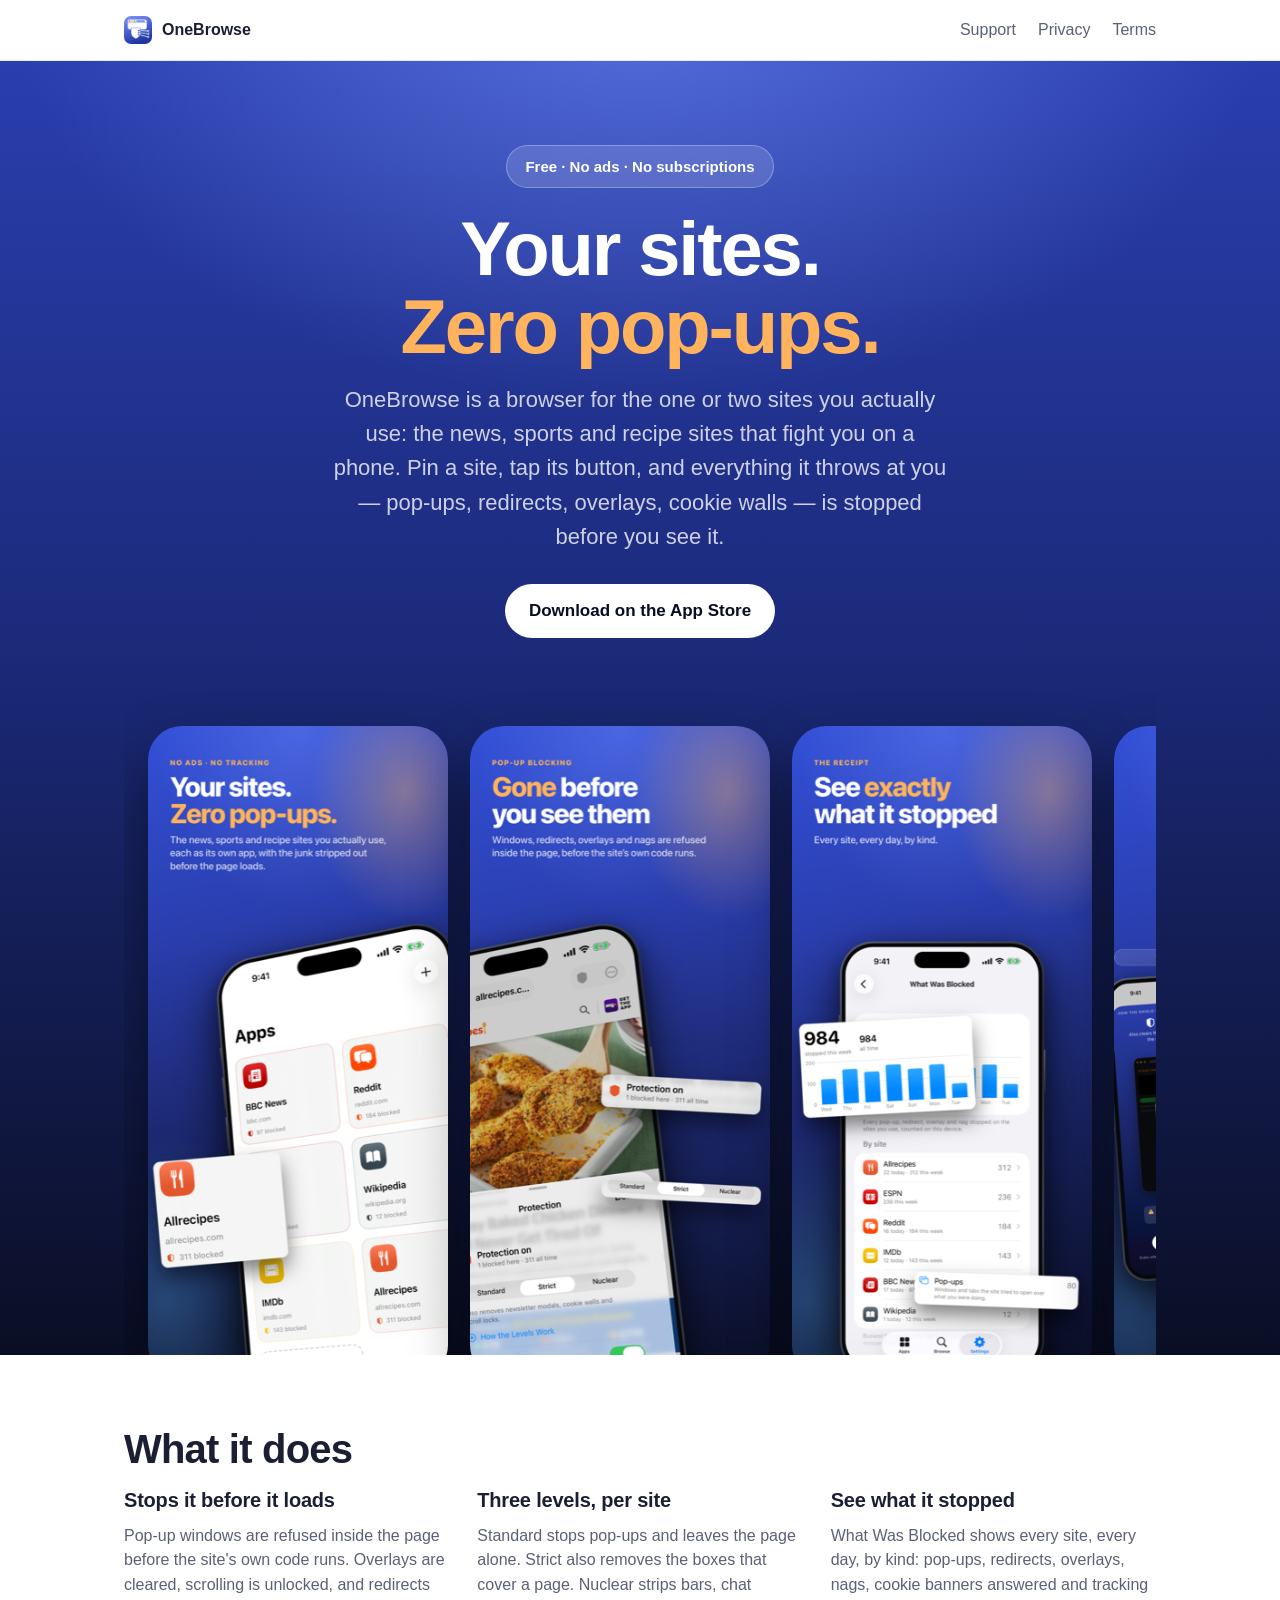
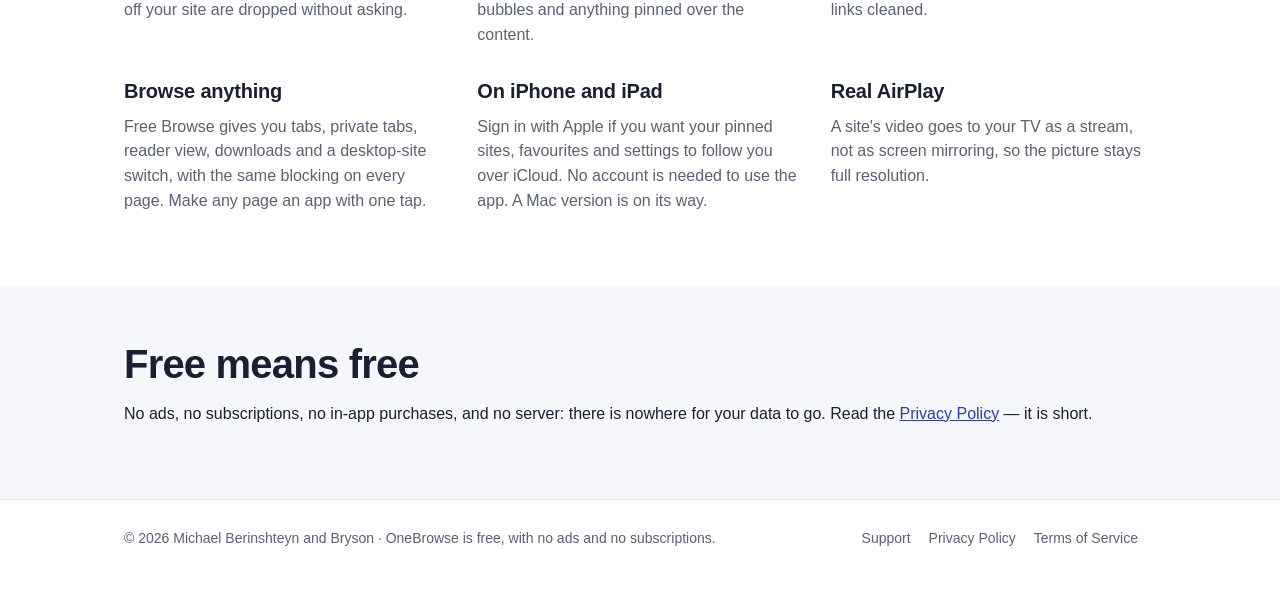
<file: docs/index.html>
<!doctype html>
<html lang="en">
<head>
<meta charset="utf-8">
<meta name="viewport" content="width=device-width, initial-scale=1">
<title>OneBrowse — your sites, without pop-ups</title>
<meta name="description" content="A free browser for the sites you actually use. Pop-ups, redirects and overlays stopped before you see them. No ads, no subscriptions.">
<link rel="icon" href="img/icon.png">
<link rel="apple-touch-icon" href="img/icon.png">
<link rel="stylesheet" href="style.css">
</head>
<body>
<header class="top"><div class="wrap">
  <a class="brand" href="index.html"><img src="img/icon.png" alt="">OneBrowse</a>
  <nav><a href="support.html">Support</a><a href="privacy.html">Privacy</a><a href="terms.html">Terms</a></nav>
</div></header>

<section class="hero"><div class="wrap">
  <div class="pill">Free · No ads · No subscriptions</div>
  <h1>Your sites. <span>Zero pop&#8209;ups.</span></h1>
  <p class="lead">OneBrowse is a browser for the one or two sites you actually use: the news, sports and recipe sites that fight you on a phone. Pin a site, tap its button, and everything it throws at you — pop-ups, redirects, overlays, cookie walls — is stopped before you see it.</p>
  <a class="cta" href="https://apps.apple.com/app/id6808476200">Download on the App Store</a>
  <div class="gallery"><div class="gallery-inner"><img src="img/frame-01.png" alt="OneBrowse screenshot 1" loading="lazy"><img src="img/frame-02.png" alt="OneBrowse screenshot 2" loading="lazy"><img src="img/frame-03.png" alt="OneBrowse screenshot 3" loading="lazy"><img src="img/frame-04.png" alt="OneBrowse screenshot 4" loading="lazy"><img src="img/frame-05.png" alt="OneBrowse screenshot 5" loading="lazy"><img src="img/frame-06.png" alt="OneBrowse screenshot 6" loading="lazy"></div></div>
</div></section>

<section class="features"><div class="wrap">
  <h2>What it does</h2>
  <div class="grid">
    <div class="card"><h3>Stops it before it loads</h3><p>Pop-up windows are refused inside the page before the site's own code runs. Overlays are cleared, scrolling is unlocked, and redirects off your site are dropped without asking.</p></div>
    <div class="card"><h3>Three levels, per site</h3><p>Standard stops pop-ups and leaves the page alone. Strict also removes the boxes that cover a page. Nuclear strips bars, chat bubbles and anything pinned over the content.</p></div>
    <div class="card"><h3>See what it stopped</h3><p>What Was Blocked shows every site, every day, by kind: pop-ups, redirects, overlays, nags, cookie banners answered and tracking links cleaned.</p></div>
    <div class="card"><h3>Browse anything</h3><p>Free Browse gives you tabs, private tabs, reader view, downloads and a desktop-site switch, with the same blocking on every page. Make any page an app with one tap.</p></div>
    <div class="card"><h3>On iPhone and iPad</h3><p>Sign in with Apple if you want your pinned sites, favourites and settings to follow you over iCloud. No account is needed to use the app. A Mac version is on its way.</p></div>
    <div class="card"><h3>Real AirPlay</h3><p>A site's video goes to your TV as a stream, not as screen mirroring, so the picture stays full resolution.</p></div>
  </div>
</div></section>

<section class="free"><div class="wrap">
  <h2>Free means free</h2>
  <p>No ads, no subscriptions, no in-app purchases, and no server: there is nowhere for your data to go. Read the <a href="privacy.html">Privacy Policy</a> — it is short.</p>
</div></section>

<footer><div class="wrap">
  <div>© 2026 Michael Berinshteyn and Bryson · OneBrowse is free, with no ads and no subscriptions.</div>
  <div><a href="support.html">Support</a><a href="privacy.html">Privacy Policy</a><a href="terms.html">Terms of Service</a></div>
</div></footer>
</body></html>
</file>
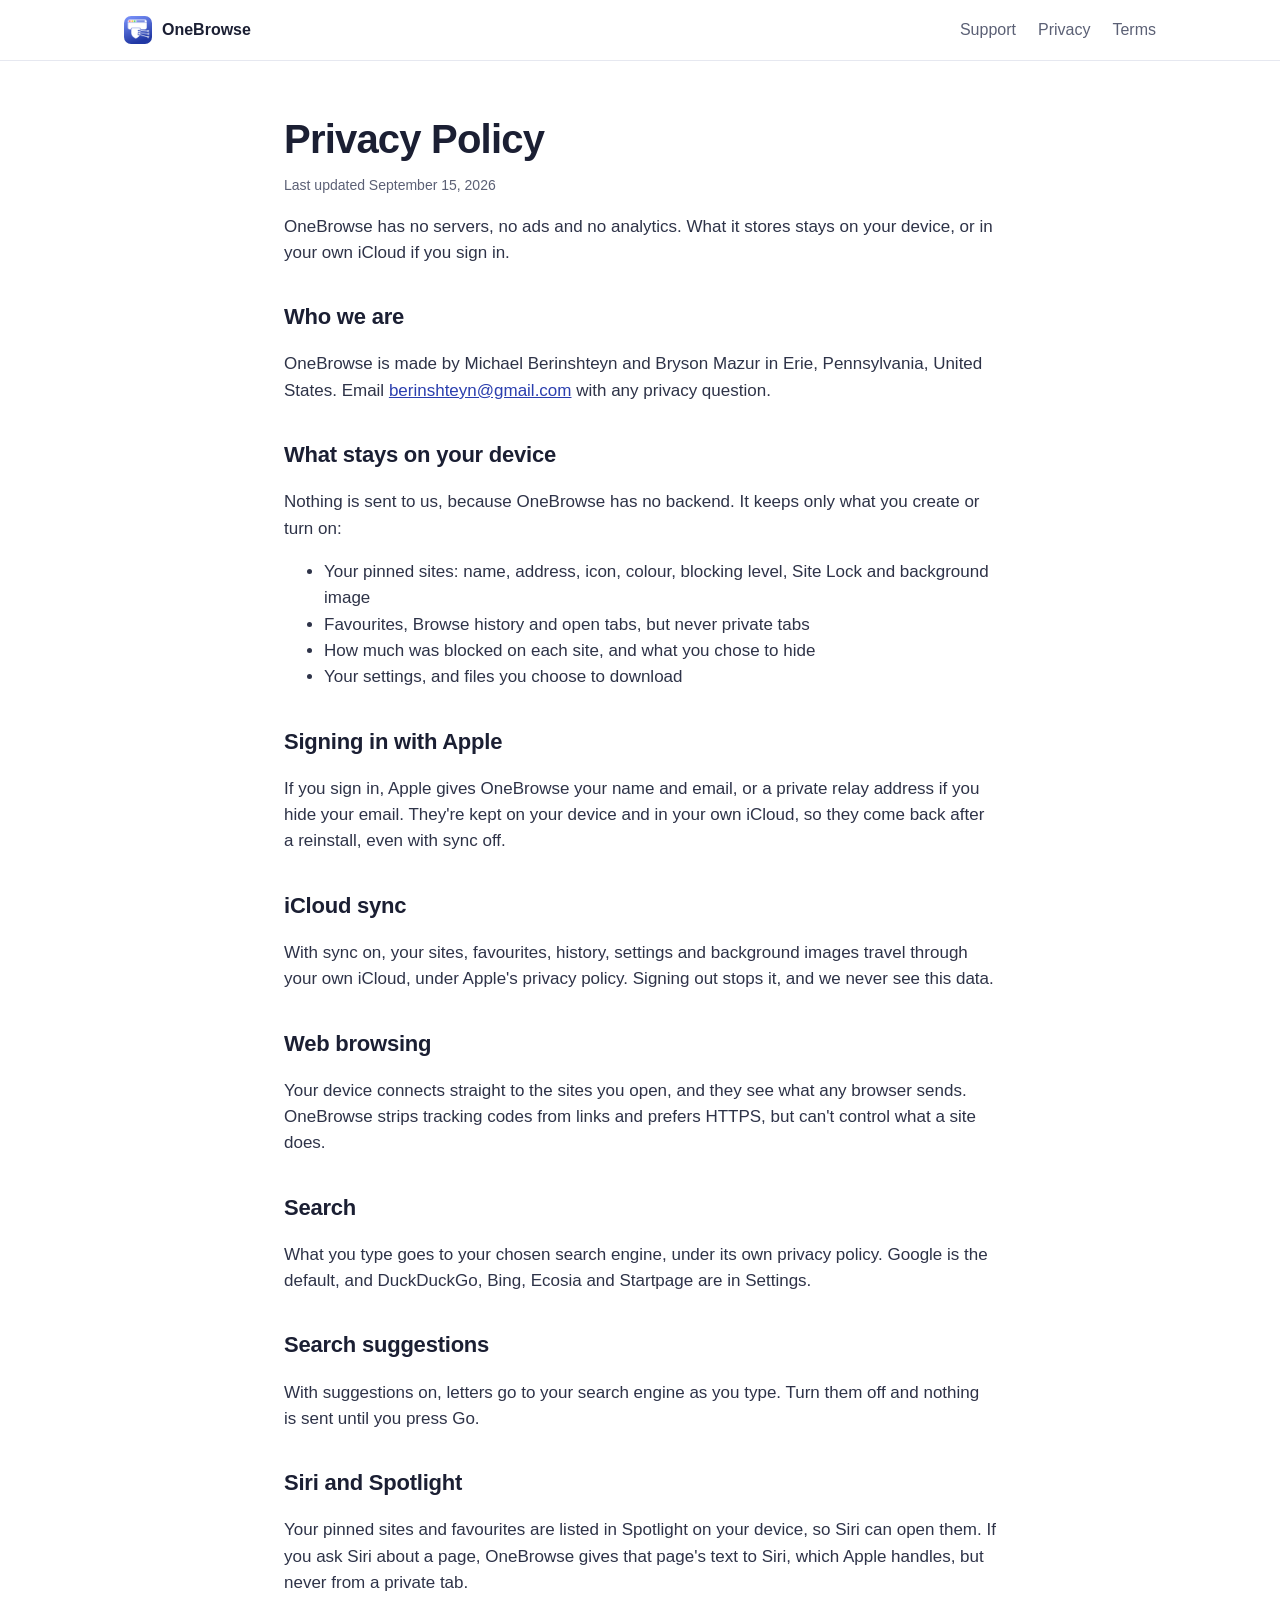
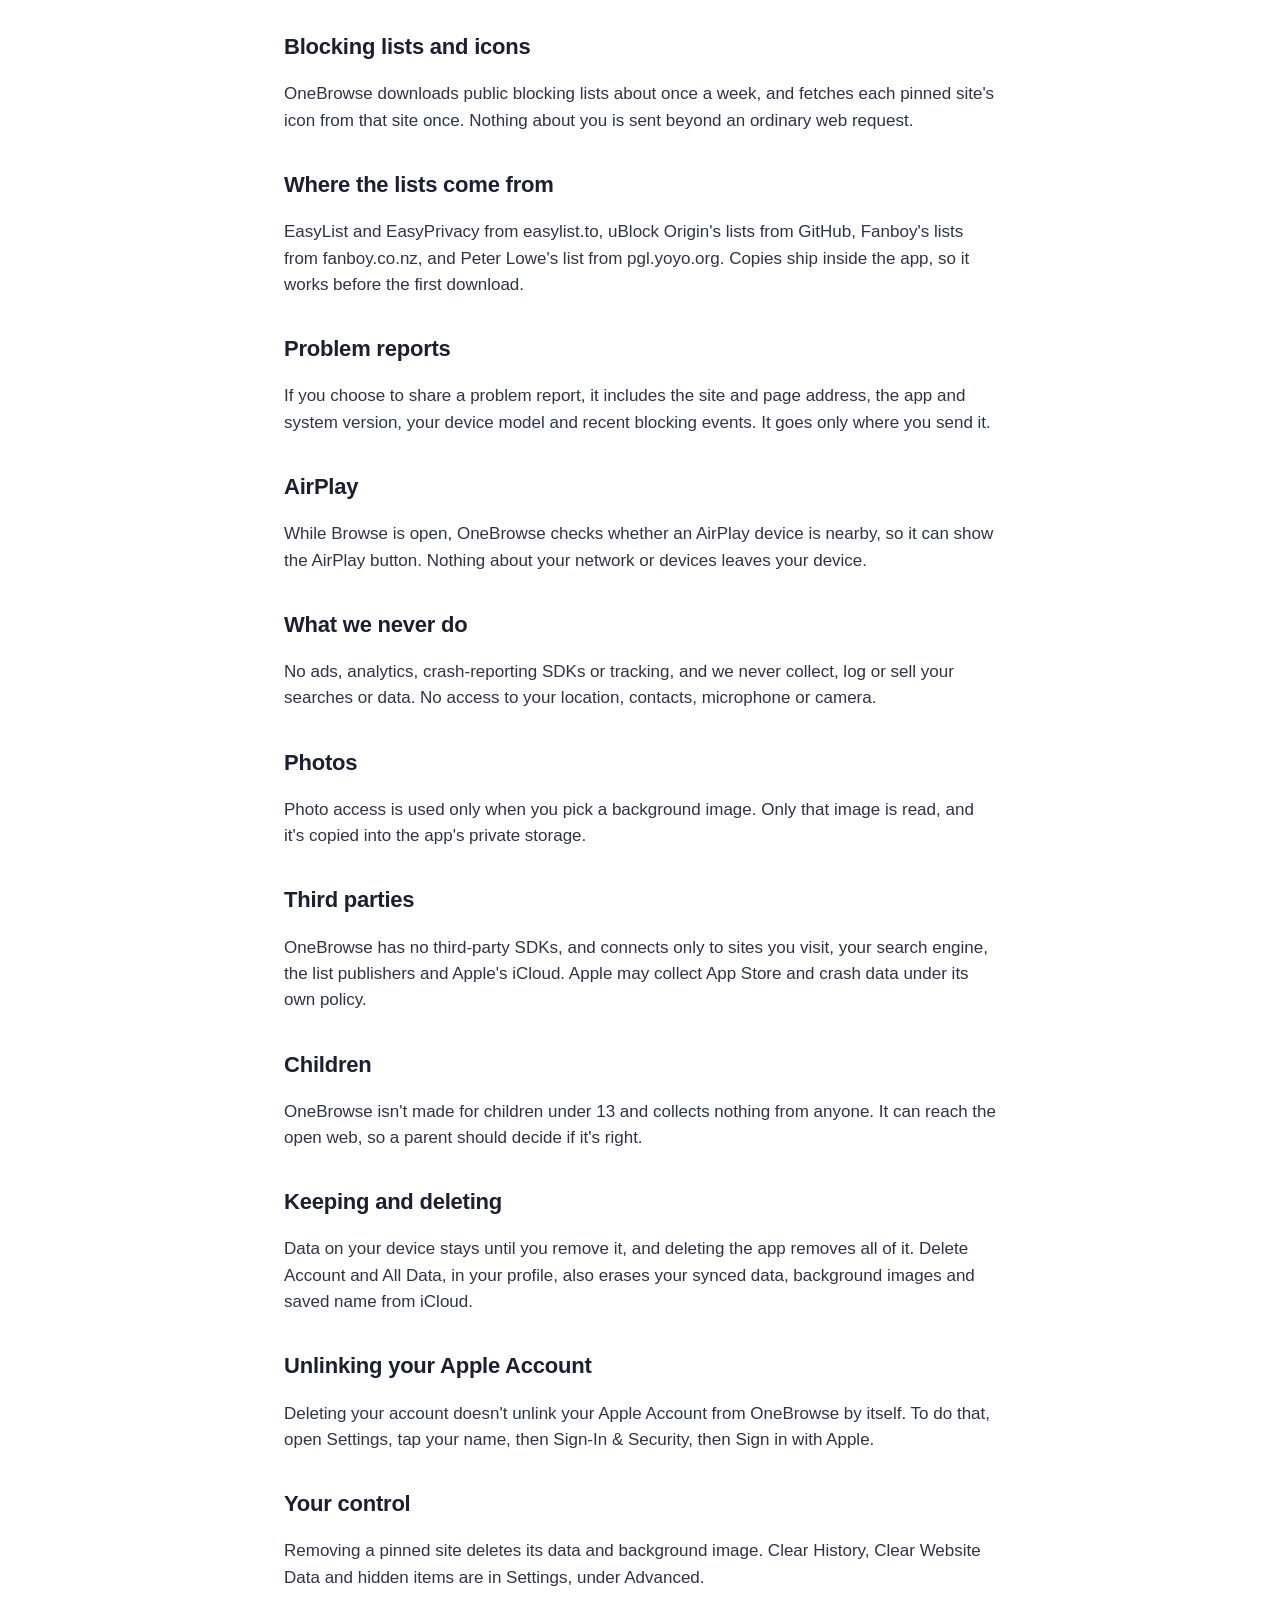
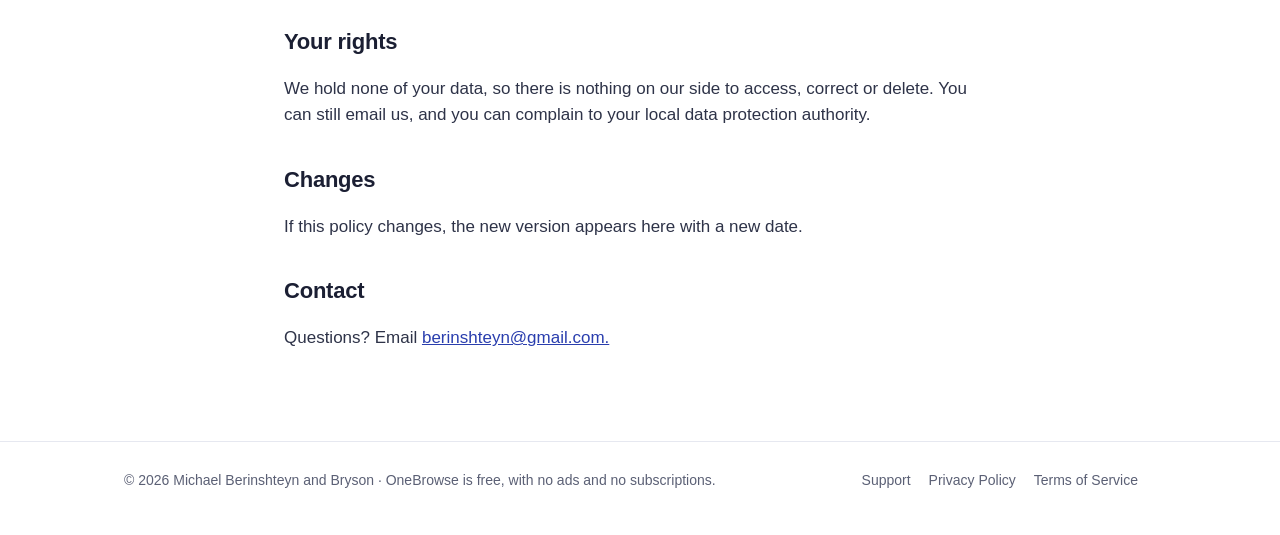
<file: docs/privacy.html>
<!doctype html>
<html lang="en">
<head>
<meta charset="utf-8">
<meta name="viewport" content="width=device-width, initial-scale=1">
<title>OneBrowse Privacy Policy</title>
<meta name="description" content="OneBrowse Privacy Policy.">
<link rel="icon" href="img/icon.png">
<link rel="apple-touch-icon" href="img/icon.png">
<link rel="stylesheet" href="style.css">
</head>
<body>
<header class="top"><div class="wrap">
  <a class="brand" href="index.html"><img src="img/icon.png" alt="">OneBrowse</a>
  <nav><a href="support.html">Support</a><a href="privacy.html">Privacy</a><a href="terms.html">Terms</a></nav>
</div></header>
<main class="doc"><div class="wrap"><h1>Privacy Policy</h1>
<p class="meta">Last updated September 15, 2026</p>
<p>OneBrowse has no servers, no ads and no analytics. What it stores stays on your device, or in your own iCloud if you sign in.</p>
<h2>Who we are</h2>
<p>OneBrowse is made by Michael Berinshteyn and Bryson Mazur in Erie, Pennsylvania, United States. Email <a href="mailto:berinshteyn@gmail.com">berinshteyn@gmail.com</a> with any privacy question.</p>
<h2>What stays on your device</h2>
<p>Nothing is sent to us, because OneBrowse has no backend. It keeps only what you create or turn on:</p>
<ul><li>Your pinned sites: name, address, icon, colour, blocking level, Site Lock and background image</li><li>Favourites, Browse history and open tabs, but never private tabs</li><li>How much was blocked on each site, and what you chose to hide</li><li>Your settings, and files you choose to download</li></ul>
<h2>Signing in with Apple</h2>
<p>If you sign in, Apple gives OneBrowse your name and email, or a private relay address if you hide your email. They&#x27;re kept on your device and in your own iCloud, so they come back after a reinstall, even with sync off.</p>
<h2>iCloud sync</h2>
<p>With sync on, your sites, favourites, history, settings and background images travel through your own iCloud, under Apple&#x27;s privacy policy. Signing out stops it, and we never see this data.</p>
<h2>Web browsing</h2>
<p>Your device connects straight to the sites you open, and they see what any browser sends. OneBrowse strips tracking codes from links and prefers HTTPS, but can&#x27;t control what a site does.</p>
<h2>Search</h2>
<p>What you type goes to your chosen search engine, under its own privacy policy. Google is the default, and DuckDuckGo, Bing, Ecosia and Startpage are in Settings.</p>
<h2>Search suggestions</h2>
<p>With suggestions on, letters go to your search engine as you type. Turn them off and nothing is sent until you press Go.</p>
<h2>Siri and Spotlight</h2>
<p>Your pinned sites and favourites are listed in Spotlight on your device, so Siri can open them. If you ask Siri about a page, OneBrowse gives that page&#x27;s text to Siri, which Apple handles, but never from a private tab.</p>
<h2>Blocking lists and icons</h2>
<p>OneBrowse downloads public blocking lists about once a week, and fetches each pinned site&#x27;s icon from that site once. Nothing about you is sent beyond an ordinary web request.</p>
<h2>Where the lists come from</h2>
<p>EasyList and EasyPrivacy from easylist.to, uBlock Origin&#x27;s lists from GitHub, Fanboy&#x27;s lists from fanboy.co.nz, and Peter Lowe&#x27;s list from pgl.yoyo.org. Copies ship inside the app, so it works before the first download.</p>
<h2>Problem reports</h2>
<p>If you choose to share a problem report, it includes the site and page address, the app and system version, your device model and recent blocking events. It goes only where you send it.</p>
<h2>AirPlay</h2>
<p>While Browse is open, OneBrowse checks whether an AirPlay device is nearby, so it can show the AirPlay button. Nothing about your network or devices leaves your device.</p>
<h2>What we never do</h2>
<p>No ads, analytics, crash-reporting SDKs or tracking, and we never collect, log or sell your searches or data. No access to your location, contacts, microphone or camera.</p>
<h2>Photos</h2>
<p>Photo access is used only when you pick a background image. Only that image is read, and it&#x27;s copied into the app&#x27;s private storage.</p>
<h2>Third parties</h2>
<p>OneBrowse has no third-party SDKs, and connects only to sites you visit, your search engine, the list publishers and Apple&#x27;s iCloud. Apple may collect App Store and crash data under its own policy.</p>
<h2>Children</h2>
<p>OneBrowse isn&#x27;t made for children under 13 and collects nothing from anyone. It can reach the open web, so a parent should decide if it&#x27;s right.</p>
<h2>Keeping and deleting</h2>
<p>Data on your device stays until you remove it, and deleting the app removes all of it. Delete Account and All Data, in your profile, also erases your synced data, background images and saved name from iCloud.</p>
<h2>Unlinking your Apple Account</h2>
<p>Deleting your account doesn&#x27;t unlink your Apple Account from OneBrowse by itself. To do that, open Settings, tap your name, then Sign-In &amp; Security, then Sign in with Apple.</p>
<h2>Your control</h2>
<p>Removing a pinned site deletes its data and background image. Clear History, Clear Website Data and hidden items are in Settings, under Advanced.</p>
<h2>Your rights</h2>
<p>We hold none of your data, so there is nothing on our side to access, correct or delete. You can still email us, and you can complain to your local data protection authority.</p>
<h2>Changes</h2>
<p>If this policy changes, the new version appears here with a new date.</p>
<h2>Contact</h2>
<p>Questions? Email <a href="mailto:berinshteyn@gmail.com.">berinshteyn@gmail.com.</a></p>
</div></main>
<footer><div class="wrap">
  <div>© 2026 Michael Berinshteyn and Bryson · OneBrowse is free, with no ads and no subscriptions.</div>
  <div><a href="support.html">Support</a><a href="privacy.html">Privacy Policy</a><a href="terms.html">Terms of Service</a></div>
</div></footer>
</body></html>
</file>
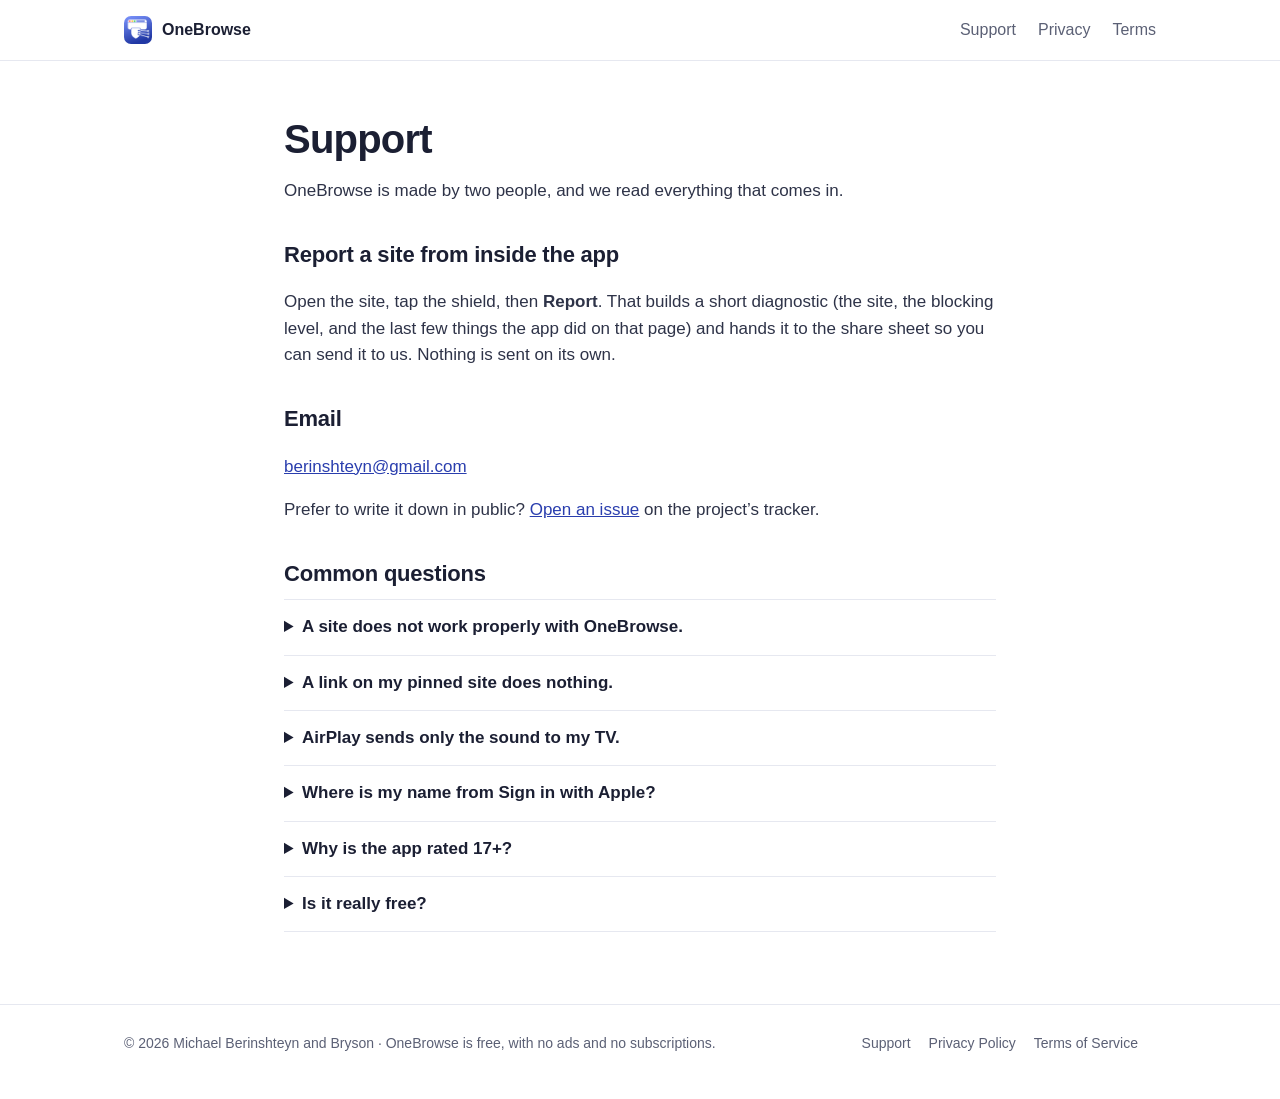
<file: docs/support.html>
<!doctype html>
<html lang="en">
<head>
<meta charset="utf-8">
<meta name="viewport" content="width=device-width, initial-scale=1">
<title>OneBrowse Support</title>
<meta name="description" content="Get help with OneBrowse: report a site from inside the app, or email us.">
<link rel="icon" href="img/icon.png">
<link rel="apple-touch-icon" href="img/icon.png">
<link rel="stylesheet" href="style.css">
</head>
<body>
<header class="top"><div class="wrap">
  <a class="brand" href="index.html"><img src="img/icon.png" alt="">OneBrowse</a>
  <nav><a href="support.html">Support</a><a href="privacy.html">Privacy</a><a href="terms.html">Terms</a></nav>
</div></header>

<main class="doc"><div class="wrap">
  <h1>Support</h1>
  <p>OneBrowse is made by two people, and we read everything that comes in.</p>

  <h2>Report a site from inside the app</h2>
  <p>Open the site, tap the shield, then <strong>Report</strong>. That builds a short diagnostic (the site, the blocking level, and the last few things the app did on that page) and hands it to the share sheet so you can send it to us. Nothing is sent on its own.</p>

  <h2>Email</h2>
  <p><a href="mailto:berinshteyn@gmail.com">berinshteyn@gmail.com</a></p>
  <p>Prefer to write it down in public? <a href="https://github.com/DevMasterMike/onebrowse/issues">Open an issue</a> on the project’s tracker.</p>

  <h2>Common questions</h2>
  <div class="faq">
    <details><summary>A site does not work properly with OneBrowse.</summary><p>Open the site, tap the shield and choose <strong>Pause on This Site</strong>. That site then gets an ordinary browser while everything else stays protected. If you can spare a minute, tap <strong>Report</strong> so we can fix it for everyone.</p></details>
    <details><summary>A link on my pinned site does nothing.</summary><p>Site Lock keeps a pinned site on its own domain, so links and redirects to other sites are dropped without asking. Turn Site Lock off from the shield to follow a link elsewhere, or open the link in Free Browse.</p></details>
    <details><summary>AirPlay sends only the sound to my TV.</summary><p>Use the AirPlay button inside OneBrowse (on iPhone it is in the Page menu, the circle with three dots) rather than Control Center. Control Center moves only the audio; the button inside the app moves the video. Some sites build the video inside the page in a way AirPlay cannot carry; for those, Screen Mirroring is the option.</p></details>
    <details><summary>Where is my name from Sign in with Apple?</summary><p>Apple shares your name only on the very first sign-in. OneBrowse keeps it for you so it survives a reinstall. If you signed in with an early build, revoke OneBrowse under Settings → Apple Account → Sign in with Apple, then sign in again.</p></details>
    <details><summary>Why is the app rated 17+?</summary><p>Every web browser that can reach the open web carries that rating on the App Store. OneBrowse itself shows nothing of its own.</p></details>
    <details><summary>Is it really free?</summary><p>Yes. No ads, no subscriptions, no in-app purchases. <a href="https://apps.apple.com/app/id6808476200">Download it on the App Store</a>.</p></details>
  </div>
</div></main>

<footer><div class="wrap">
  <div>© 2026 Michael Berinshteyn and Bryson · OneBrowse is free, with no ads and no subscriptions.</div>
  <div><a href="support.html">Support</a><a href="privacy.html">Privacy Policy</a><a href="terms.html">Terms of Service</a></div>
</div></footer>
</body></html>
</file>
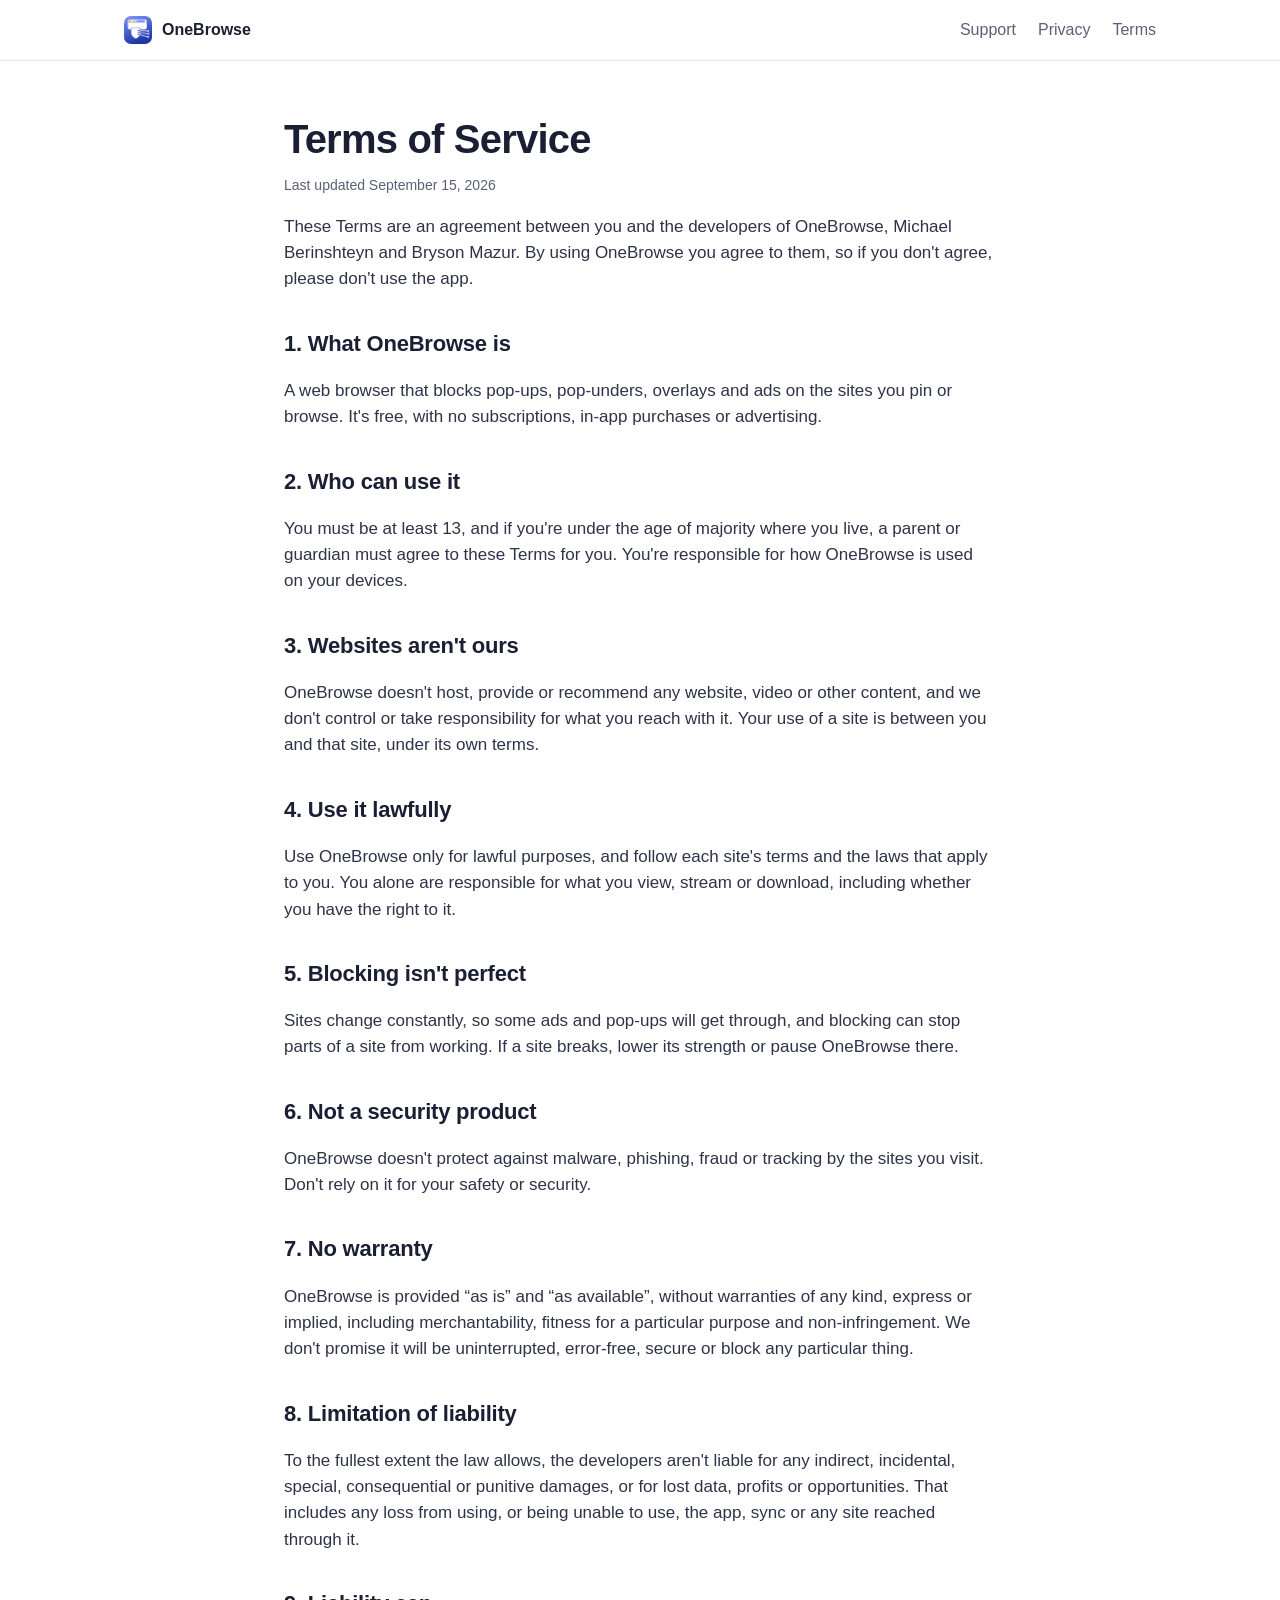
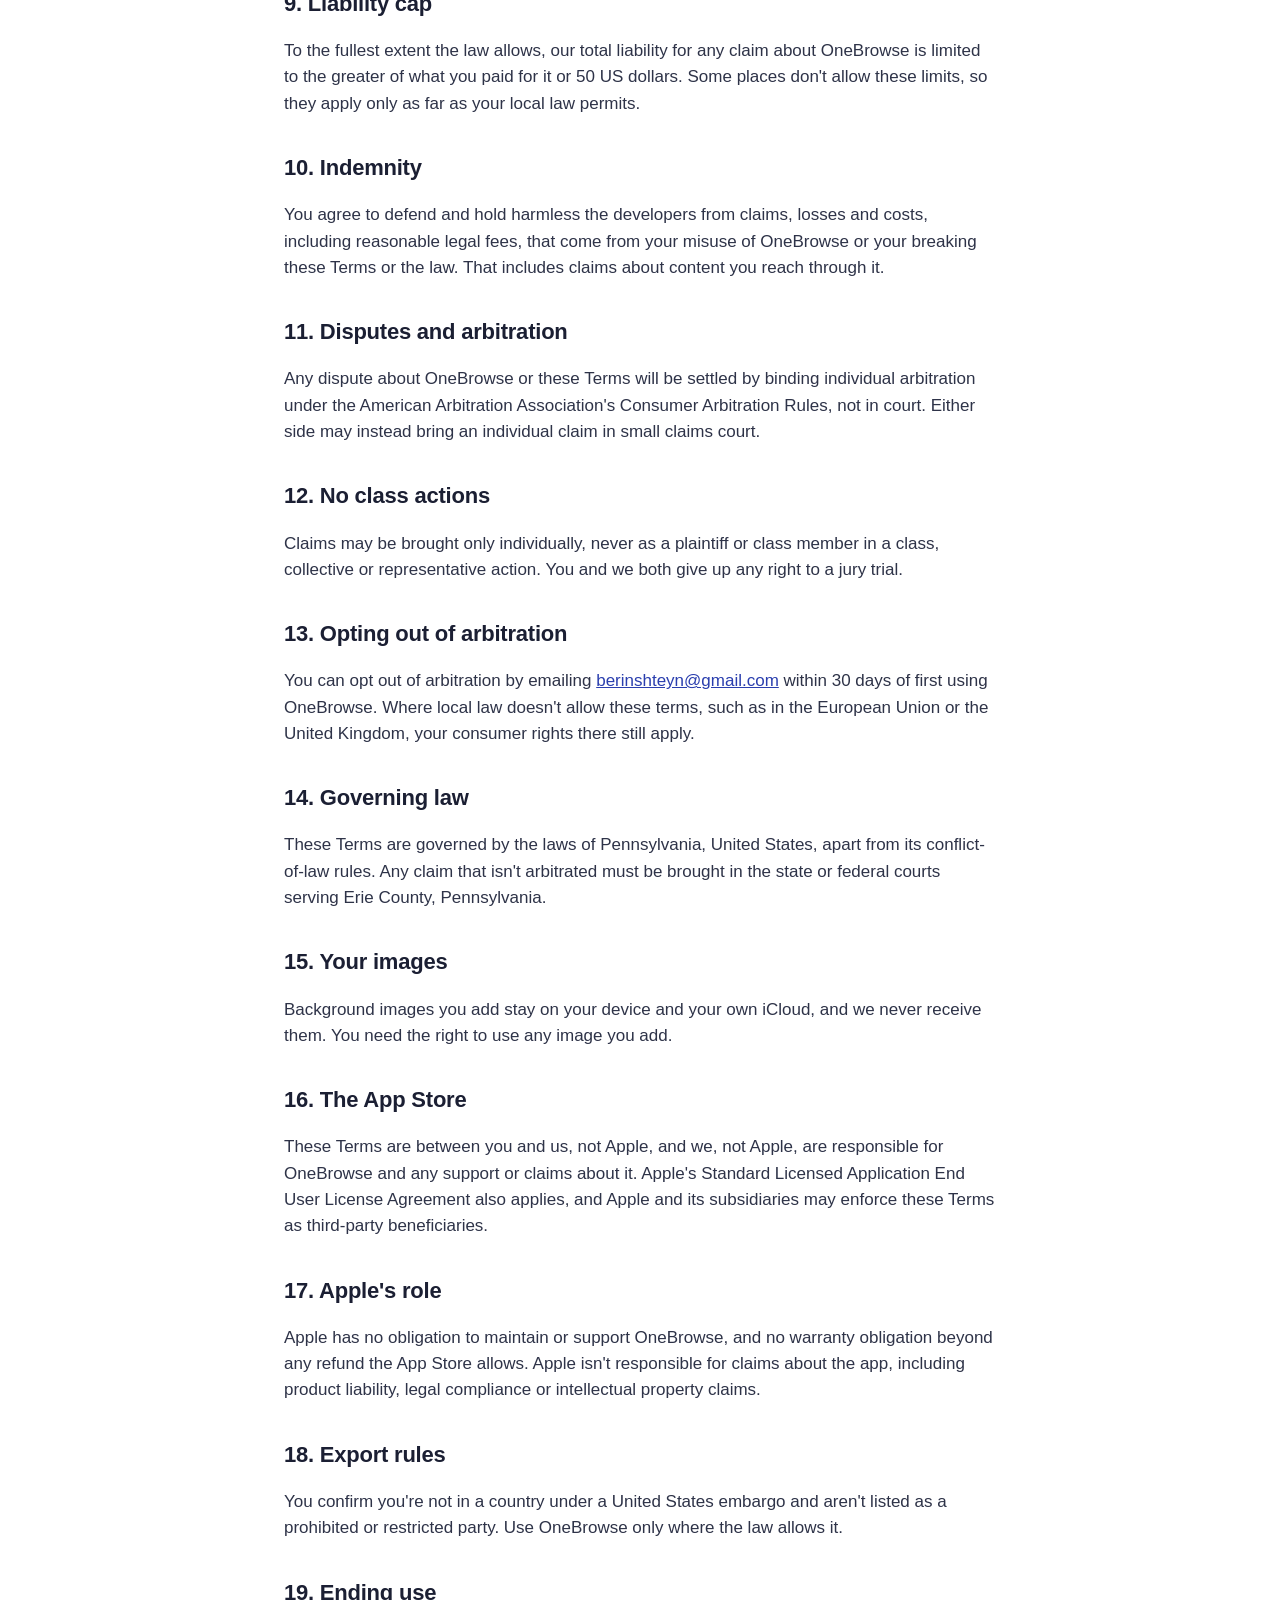
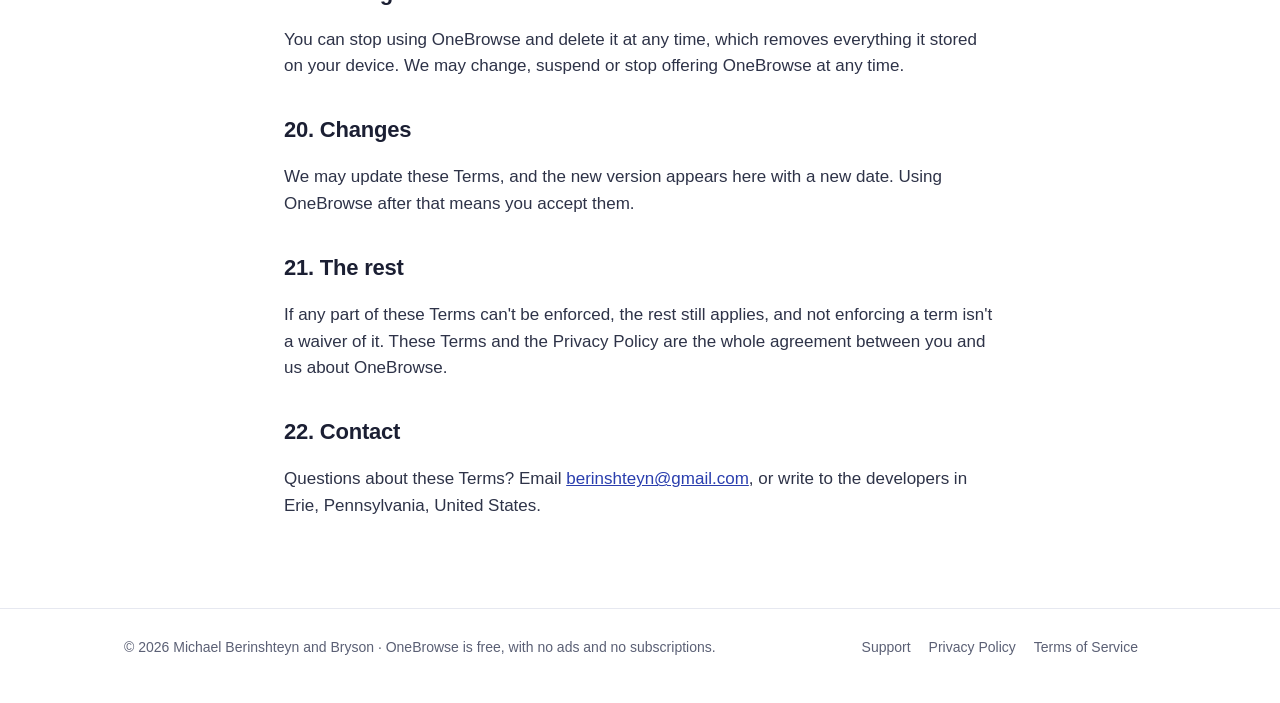
<file: docs/terms.html>
<!doctype html>
<html lang="en">
<head>
<meta charset="utf-8">
<meta name="viewport" content="width=device-width, initial-scale=1">
<title>OneBrowse Terms of Service</title>
<meta name="description" content="OneBrowse Terms of Service.">
<link rel="icon" href="img/icon.png">
<link rel="apple-touch-icon" href="img/icon.png">
<link rel="stylesheet" href="style.css">
</head>
<body>
<header class="top"><div class="wrap">
  <a class="brand" href="index.html"><img src="img/icon.png" alt="">OneBrowse</a>
  <nav><a href="support.html">Support</a><a href="privacy.html">Privacy</a><a href="terms.html">Terms</a></nav>
</div></header>
<main class="doc"><div class="wrap"><h1>Terms of Service</h1>
<p class="meta">Last updated September 15, 2026</p>
<p>These Terms are an agreement between you and the developers of OneBrowse, Michael Berinshteyn and Bryson Mazur. By using OneBrowse you agree to them, so if you don&#x27;t agree, please don&#x27;t use the app.</p>
<h2>1. What OneBrowse is</h2>
<p>A web browser that blocks pop-ups, pop-unders, overlays and ads on the sites you pin or browse. It&#x27;s free, with no subscriptions, in-app purchases or advertising.</p>
<h2>2. Who can use it</h2>
<p>You must be at least 13, and if you&#x27;re under the age of majority where you live, a parent or guardian must agree to these Terms for you. You&#x27;re responsible for how OneBrowse is used on your devices.</p>
<h2>3. Websites aren&#x27;t ours</h2>
<p>OneBrowse doesn&#x27;t host, provide or recommend any website, video or other content, and we don&#x27;t control or take responsibility for what you reach with it. Your use of a site is between you and that site, under its own terms.</p>
<h2>4. Use it lawfully</h2>
<p>Use OneBrowse only for lawful purposes, and follow each site&#x27;s terms and the laws that apply to you. You alone are responsible for what you view, stream or download, including whether you have the right to it.</p>
<h2>5. Blocking isn&#x27;t perfect</h2>
<p>Sites change constantly, so some ads and pop-ups will get through, and blocking can stop parts of a site from working. If a site breaks, lower its strength or pause OneBrowse there.</p>
<h2>6. Not a security product</h2>
<p>OneBrowse doesn&#x27;t protect against malware, phishing, fraud or tracking by the sites you visit. Don&#x27;t rely on it for your safety or security.</p>
<h2>7. No warranty</h2>
<p>OneBrowse is provided “as is” and “as available”, without warranties of any kind, express or implied, including merchantability, fitness for a particular purpose and non-infringement. We don&#x27;t promise it will be uninterrupted, error-free, secure or block any particular thing.</p>
<h2>8. Limitation of liability</h2>
<p>To the fullest extent the law allows, the developers aren&#x27;t liable for any indirect, incidental, special, consequential or punitive damages, or for lost data, profits or opportunities. That includes any loss from using, or being unable to use, the app, sync or any site reached through it.</p>
<h2>9. Liability cap</h2>
<p>To the fullest extent the law allows, our total liability for any claim about OneBrowse is limited to the greater of what you paid for it or 50 US dollars. Some places don&#x27;t allow these limits, so they apply only as far as your local law permits.</p>
<h2>10. Indemnity</h2>
<p>You agree to defend and hold harmless the developers from claims, losses and costs, including reasonable legal fees, that come from your misuse of OneBrowse or your breaking these Terms or the law. That includes claims about content you reach through it.</p>
<h2>11. Disputes and arbitration</h2>
<p>Any dispute about OneBrowse or these Terms will be settled by binding individual arbitration under the American Arbitration Association&#x27;s Consumer Arbitration Rules, not in court. Either side may instead bring an individual claim in small claims court.</p>
<h2>12. No class actions</h2>
<p>Claims may be brought only individually, never as a plaintiff or class member in a class, collective or representative action. You and we both give up any right to a jury trial.</p>
<h2>13. Opting out of arbitration</h2>
<p>You can opt out of arbitration by emailing <a href="mailto:berinshteyn@gmail.com">berinshteyn@gmail.com</a> within 30 days of first using OneBrowse. Where local law doesn&#x27;t allow these terms, such as in the European Union or the United Kingdom, your consumer rights there still apply.</p>
<h2>14. Governing law</h2>
<p>These Terms are governed by the laws of Pennsylvania, United States, apart from its conflict-of-law rules. Any claim that isn&#x27;t arbitrated must be brought in the state or federal courts serving Erie County, Pennsylvania.</p>
<h2>15. Your images</h2>
<p>Background images you add stay on your device and your own iCloud, and we never receive them. You need the right to use any image you add.</p>
<h2>16. The App Store</h2>
<p>These Terms are between you and us, not Apple, and we, not Apple, are responsible for OneBrowse and any support or claims about it. Apple&#x27;s Standard Licensed Application End User License Agreement also applies, and Apple and its subsidiaries may enforce these Terms as third-party beneficiaries.</p>
<h2>17. Apple&#x27;s role</h2>
<p>Apple has no obligation to maintain or support OneBrowse, and no warranty obligation beyond any refund the App Store allows. Apple isn&#x27;t responsible for claims about the app, including product liability, legal compliance or intellectual property claims.</p>
<h2>18. Export rules</h2>
<p>You confirm you&#x27;re not in a country under a United States embargo and aren&#x27;t listed as a prohibited or restricted party. Use OneBrowse only where the law allows it.</p>
<h2>19. Ending use</h2>
<p>You can stop using OneBrowse and delete it at any time, which removes everything it stored on your device. We may change, suspend or stop offering OneBrowse at any time.</p>
<h2>20. Changes</h2>
<p>We may update these Terms, and the new version appears here with a new date. Using OneBrowse after that means you accept them.</p>
<h2>21. The rest</h2>
<p>If any part of these Terms can&#x27;t be enforced, the rest still applies, and not enforcing a term isn&#x27;t a waiver of it. These Terms and the Privacy Policy are the whole agreement between you and us about OneBrowse.</p>
<h2>22. Contact</h2>
<p>Questions about these Terms? Email <a href="mailto:berinshteyn@gmail.com">berinshteyn@gmail.com</a>, or write to the developers in Erie, Pennsylvania, United States.</p>
</div></main>
<footer><div class="wrap">
  <div>© 2026 Michael Berinshteyn and Bryson · OneBrowse is free, with no ads and no subscriptions.</div>
  <div><a href="support.html">Support</a><a href="privacy.html">Privacy Policy</a><a href="terms.html">Terms of Service</a></div>
</div></footer>
</body></html>
</file>
<file: docs/style.css>
:root { --blue: #2A3EAE; --ink: #0A0E24; --orange: #FFB35C; --text: #1b1f33; --muted: #5b6075; --line: #e6e8f0; }
* { box-sizing: border-box; }
html { color-scheme: light; }
body { margin: 0; font-family: -apple-system, BlinkMacSystemFont, "SF Pro Text", "Segoe UI", Roboto, Helvetica, Arial, sans-serif; color: var(--text); background: #fff; -webkit-font-smoothing: antialiased; line-height: 1.55; }
a { color: var(--blue); }
.wrap { max-width: 1080px; margin: 0 auto; padding: 0 24px; }
header.top { position: sticky; top: 0; z-index: 5; background: rgba(255,255,255,.86); backdrop-filter: saturate(180%) blur(14px); border-bottom: 1px solid var(--line); }
header.top .wrap { display: flex; align-items: center; justify-content: space-between; height: 60px; }
.brand { display: flex; align-items: center; gap: 10px; font-weight: 700; text-decoration: none; color: var(--text); }
.brand img { width: 28px; height: 28px; border-radius: 7px; }
nav a { margin-left: 22px; text-decoration: none; color: var(--muted); font-weight: 500; }
nav a:hover { color: var(--text); }
.hero { background: radial-gradient(70% 45% at 50% -5%, rgba(120,150,255,.55), rgba(120,150,255,0) 70%), linear-gradient(180deg, var(--blue) 0%, #1B2A7A 45%, var(--ink) 100%); color: #fff; padding: 84px 0 0; text-align: center; overflow: hidden; }
.hero h1 { font-size: clamp(40px, 7vw, 76px); line-height: 1.02; letter-spacing: -.028em; margin: 0 auto 18px; max-width: 14ch; font-weight: 800; }
.hero h1 span { color: var(--orange); white-space: nowrap; }
.hero p.lead { font-size: clamp(17px, 2.2vw, 22px); color: rgba(255,255,255,.78); max-width: 620px; margin: 0 auto 30px; }
.pill { display: inline-block; padding: 9px 18px; border-radius: 999px; background: rgba(255,255,255,.14); border: 1.5px solid rgba(255,255,255,.28); font-weight: 700; font-size: 15px; margin-bottom: 22px; }
.cta { display: inline-flex; align-items: center; gap: 10px; background: #fff; color: var(--ink); text-decoration: none; font-weight: 700; padding: 14px 24px; border-radius: 999px; font-size: 17px; }
.cta:hover { background: #f1f3ff; }
.gallery { display: flex; padding: 64px 0 0; overflow-x: auto; scroll-snap-type: x mandatory; scrollbar-width: none; }
.gallery::-webkit-scrollbar { display: none; }
/* Centred when it fits, scrollable from the first picture when it does not. */
.gallery-inner { display: flex; gap: 22px; margin: 0 auto; padding: 0 24px; }
.gallery img { width: 300px; height: auto; border-radius: 34px; box-shadow: 0 30px 60px rgba(0,0,0,.45); scroll-snap-align: center; flex: 0 0 auto; transform: translateY(24px); }
section.features { padding: 72px 0 24px; }
.grid { display: grid; grid-template-columns: repeat(auto-fit, minmax(260px, 1fr)); gap: 28px; }
.card h3 { margin: 0 0 8px; font-size: 20px; letter-spacing: -.01em; }
.card p { margin: 0; color: var(--muted); }
section.free { background: #f6f7fb; padding: 56px 0; margin-top: 48px; }
section.free h2, section.features h2, main.doc h1 { font-size: clamp(28px, 4vw, 40px); letter-spacing: -.02em; line-height: 1.1; margin: 0 0 14px; }
main.doc { padding: 56px 0 72px; }
main.doc .wrap { max-width: 760px; }
main.doc h2 { font-size: 22px; margin: 34px 0 8px; letter-spacing: -.01em; }
main.doc p, main.doc li { color: #2e3348; font-size: 17px; }
main.doc .meta { color: var(--muted); font-size: 14px; }
footer { border-top: 1px solid var(--line); padding: 28px 0 44px; color: var(--muted); font-size: 14px; }
footer .wrap { display: flex; flex-wrap: wrap; gap: 14px 26px; justify-content: space-between; align-items: center; }
footer a { color: var(--muted); text-decoration: none; margin-right: 18px; }
footer a:hover { color: var(--text); }
.faq details { border-top: 1px solid var(--line); padding: 14px 0; }
.faq details:last-child { border-bottom: 1px solid var(--line); }
.faq summary { font-weight: 600; cursor: pointer; font-size: 17px; }
.faq p { margin: 10px 0 0; }
@media (max-width: 640px) { nav a { margin-left: 14px; font-size: 14px; } .gallery img { width: 240px; border-radius: 28px; } }
</file>
